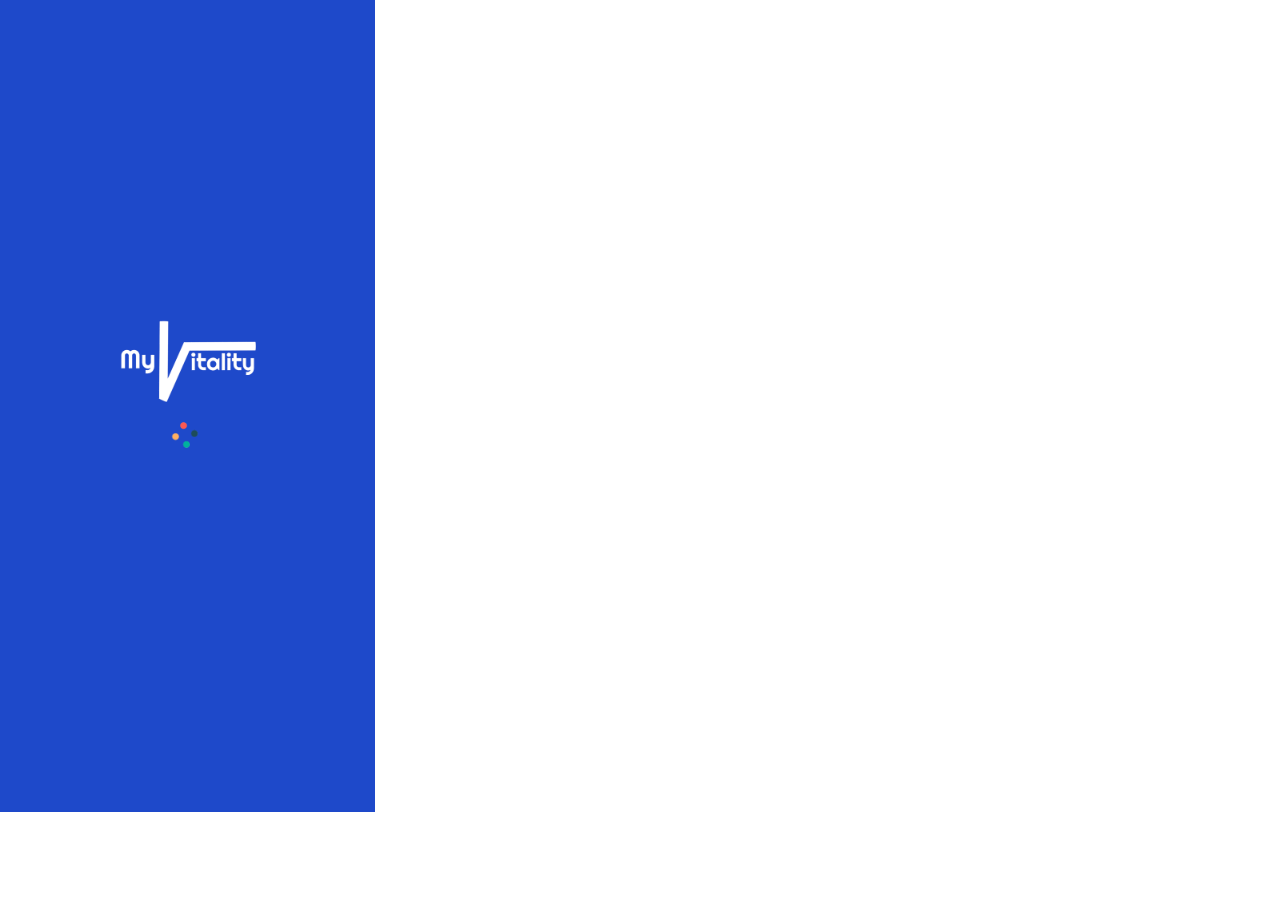
<file: prototype/index.html>
<!DOCTYPE html>
<html>
    <head>
        <link href="./css/main.css" rel="stylesheet" />
        <title>Loading Screen</title>
        <link rel="icon" type="image/png" href="images/Icono.png"/>
        <meta http-equiv="refresh" content="5;url=./login.html">
        <meta name="viewport" content="width=device-width, initial-scale=1.0">
    </head>
    <body>
        <div class="frame">
            <div class="fondo"></div>
            <div class="logo"></div>
            <div class="gifCarga"></div>
        </div>
    </body>
</html>
</file>
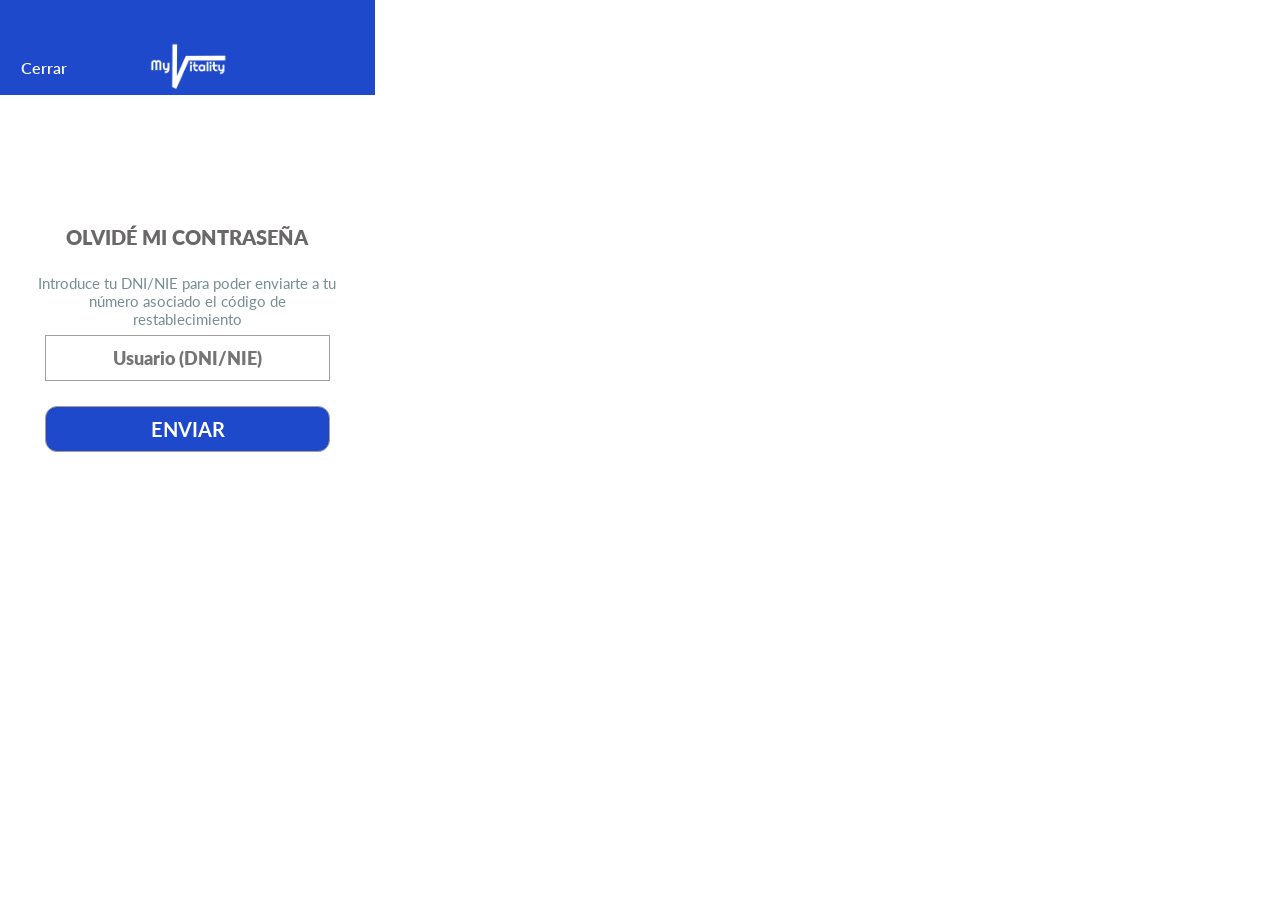
<file: prototype/forgotPass.html>
<!DOCTYPE html>
<html>
    <head>
        <link href="https://fonts.googleapis.com/css?family=Lato&display=swap" rel="stylesheet" />
        <link href="./css/main.css" rel="stylesheet" />
        <title>Restablecer contraseña</title>
        <meta name="viewport" content="width=device-width, initial-scale=1.0">
        <link rel="icon" type="image/png" href="images/Icono.png"/>
        <meta charset="UTF-8">
    </head>
    <body>
        <div class="frame">
            <div class="cabecera"></div>
            <span class="tituloOlvido">OLVIDÉ MI CONTRASEÑA</span>
            <span class="texto2">Introduce tu DNI/NIE para poder enviarte a tu</br>número asociado el código de restablecimiento</span>
            <input class="input3" type="text" id="username" placeholder="Usuario (DNI/NIE)" onfocus="limpiaTexto()" oninput="poneDNI()">
            <button class="botonCerrar" onclick="cerrar()">Cerrar</button>
            <button class="botonEnviar" onclick="boton()">ENVIAR</button>
            <div class="logo2"></div>
        </div>
        <script>
            var textoDNI = "12345678Z";
            var textoVacio = "";
            function boton() {
              var input1 = document.getElementById("username");
        
              if (input1.value) {
                window.location.href = "forgotPass2.html";
              }
            }
            function limpiaTexto() {
                var input = document.getElementById("username");
                input.placeholder = textoVacio;
            }
            function poneDNI() {
                var input = document.getElementById("username");
                input.value = textoDNI;
            }
            function cerrar() {
                window.location.href = "login.html";
            }
        </script>
    </body>
</html>
</file>
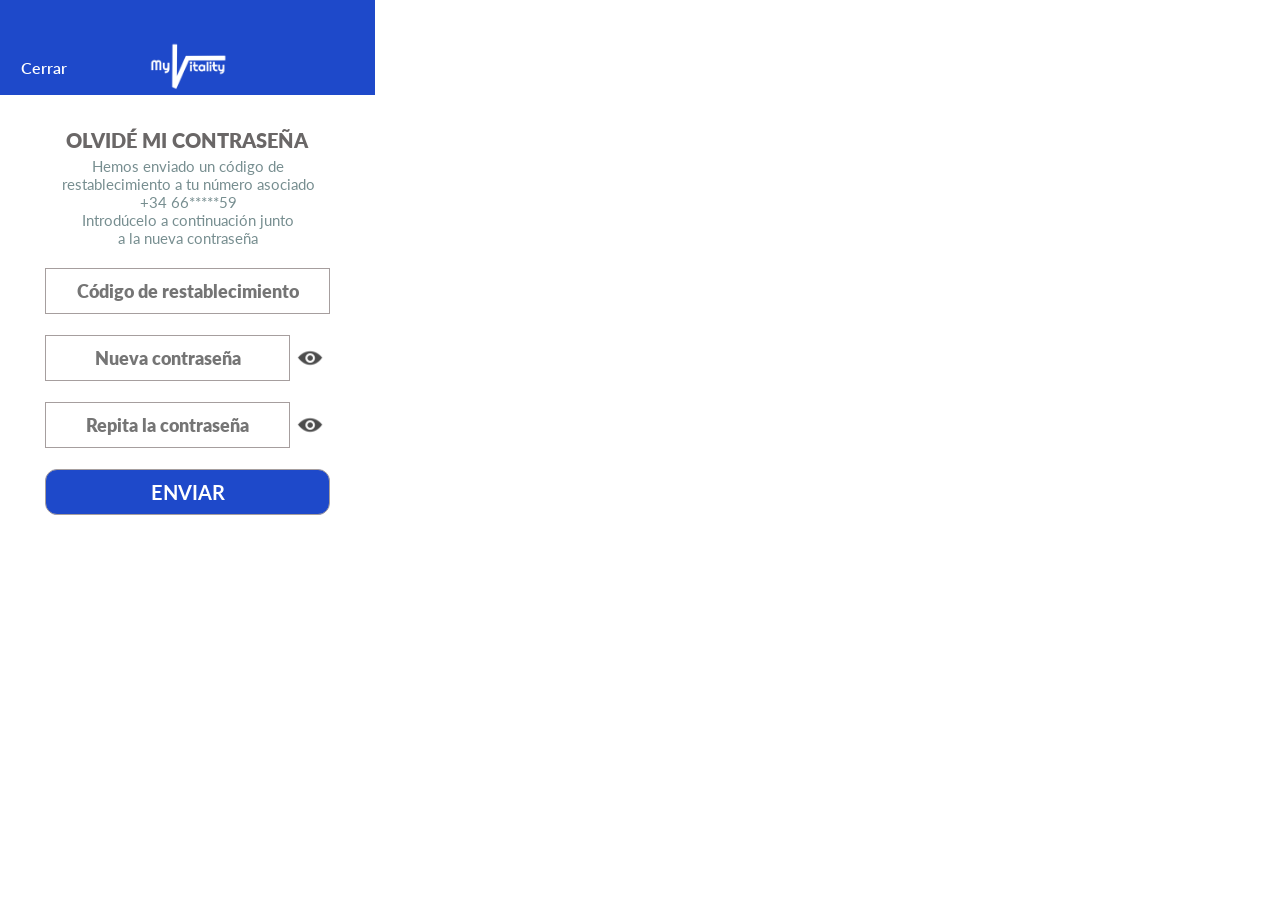
<file: prototype/forgotPass2.html>
<!DOCTYPE html>
<html>
    <head>
        <link href="https://fonts.googleapis.com/css?family=Lato&display=swap" rel="stylesheet" />
        <link href="./css/main.css" rel="stylesheet" />
        <title>Restablecer contraseña</title>
        <meta name="viewport" content="width=device-width, initial-scale=1.0">
        <link rel="icon" type="image/png" href="images/Icono.png"/>
        <meta charset="UTF-8">
    </head>
    <body>
        <div class="frame">
            <div class="cabecera"></div>
            <span class="tituloOlvido2">OLVIDÉ MI CONTRASEÑA</span>
            <span class="texto3">Hemos enviado un código de</br>restablecimiento a tu número asociado</br>+34 66*****59</br>Introdúcelo a continuación junto</br>a la nueva contraseña</span>
            <input class="input4" type="text" id="code" placeholder="Código de restablecimiento" onfocus="limpiaTexto()" oninput="poneCodigo()">
            <button class="botonCerrar" onclick="cerrar()">Cerrar</button>
            <button class="botonEnviar2" onclick="boton()">ENVIAR</button>
            <div class="visualizar">
                <button class="botonVisualizar2" onclick="togglePassword()"></button>
                <button class="botonVisualizar3" onclick="togglePassword2()"></button>
            </div>
            <input class="input5" type="password" id="password" placeholder="Nueva contraseña" onfocus="limpiaTexto2()" oninput="ponePass()">
            <div class="v204_45"></div>
            <div class="v204_46"></div>
            <input class="input6" type="password" id="password2" placeholder="Repita la contraseña" onfocus="limpiaTexto3()" oninput="ponePass2()">
            <div class="logo2"></div>
        </div>
        <script>
            var textoCode = "C0d1GoR35";
            var textoPass = "Hola1234";
            var textoVacio = "";
            function boton() {
              var input1 = document.getElementById("code");
              var input2 = document.getElementById("password");
              var input3 = document.getElementById("password2");
              var boton = document.getElementById("botonEnviar");
        
              if (input1.value && input2.value && input3.value) {
                window.location.href = "login.html";
              }
            }
            function togglePassword() {
                var passwordInput = document.getElementById("password");
                if (passwordInput.type === "password") {
                    passwordInput.type = "text";
                } else {
                    passwordInput.type = "password";
                }
            }
            function togglePassword2() {
                var passwordInput = document.getElementById("password2");
                if (passwordInput.type === "password") {
                    passwordInput.type = "text";
                } else {
                    passwordInput.type = "password";
                }
            }
            function limpiaTexto() {
                var input = document.getElementById("code");
                input.placeholder = textoVacio;
            }
            function limpiaTexto2() {
                var input = document.getElementById("password");
                input.placeholder = textoVacio;
            }
            function limpiaTexto3() {
                var input = document.getElementById("password2");
                input.placeholder = textoVacio;
            }
            function poneCodigo() {
                var input = document.getElementById("code");
                input.value = textoCode;
            }
            function ponePass() {
                var input = document.getElementById("password");
                input.value = textoPass;
            }
            function ponePass2() {
                var input = document.getElementById("password2");
                input.value = textoPass;
            }
            function cerrar() {
                window.location.href = "login.html";
            }
        </script>
    </body>
</html>
</file>
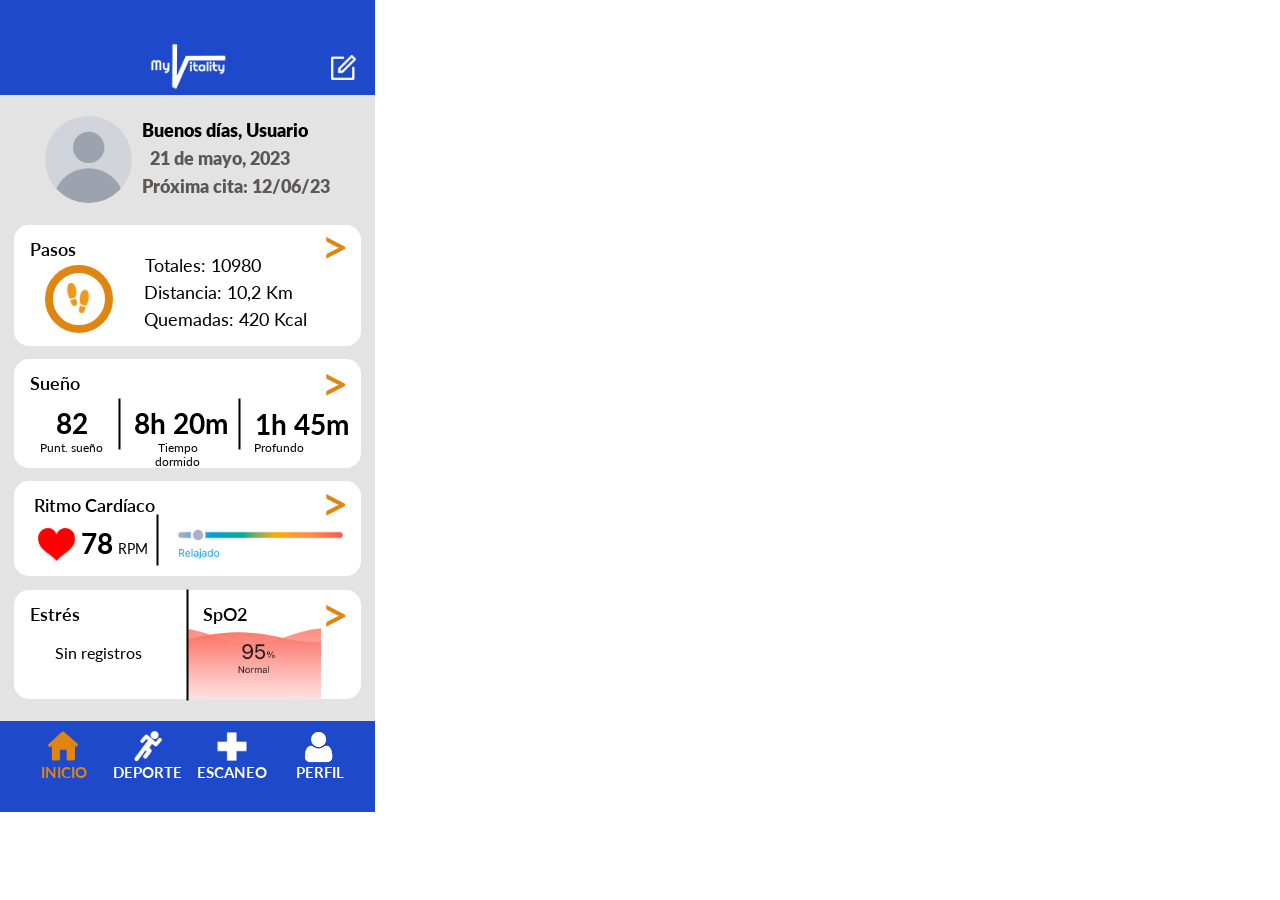
<file: prototype/inicio.html>
<!DOCTYPE html>
<html>
    <head>
        <link href="https://fonts.googleapis.com/css?family=Lato&display=swap" rel="stylesheet" />
        <link href="./css/main.css" rel="stylesheet" />
        <title>Inicio</title>
        <meta name="viewport" content="width=device-width, initial-scale=1.0">
        <link rel="icon" type="image/png" href="images/Icono.png"/>
        <meta charset="UTF-8">
    </head>
    <body>
        <div class="frame">
            <div class="cabecera"></div>
            <div class="logo2"></div>
            <div class="editar"></div>
            <div class="fondo2"></div>

            <span class="textoBienvenida">Buenos días, Usuario</span>
            <span class="fecha">21 de mayo, 2023</span>
            <span class="cita">Próxima cita: 12/06/23</span>
            <div class="pfp"></div>

            <div class="tarjeta1"></div>
            <span class="textoPasos">Pasos</span>
            <div class="v208_56"></div>
            <div class="v206_35"></div>
            <span class="v206_39">Totales: 10980</span>
            <span class="v206_40">Distancia: 10,2 Km</span>
            <span class="v206_41">Quemadas: 420 Kcal</span>
            <span class="v206_51">></span>

            <div class="tarjeta2"></div>
            <span class="v206_29">Sueño</span>
            <span class="v206_42">82</span>
            <span class="v206_45">8h 20m</span>
            <span class="v206_48">1h 45m</span>
            <span class="v206_43">Punt. sueño</span>
            <span class="v206_46">Tiempo dormido</span>
            <span class="v206_49">Profundo</span>
            <span class="v206_52">></span>

            <div class="tarjeta3"></div>
            <span class="v206_30">Ritmo Cardíaco</span>
            <div class="v207_53"></div>
            <span class="v207_54">78</span>
            <span class="v207_55">RPM</span>
            <div class="v208_57"></div>
            <span class="v208_59">></span>

            <div class="tarjeta4"></div>
            <span class="v206_31">Estrés</span>
            <span class="v211_72">Sin registros</span>
            <span class="v206_33">SpO2</span>
            <div class="v208_61"></div>
            <span class="v208_60">></span>
            
            
            <div class="separator"></div>
            <div class="separator1"></div>
            <div class="separator2"></div>
            <div class="separator3"></div>
            
            <div class="navbar">
                <button class="iconoInicioNaranja" onclick="aInicio()"></button>
                <span class="inicioNaranja">INICIO</span>
                <button class="iconoDeporte" onclick="aDeporte()"></button>
                <span class="deporte">DEPORTE</span>
                <button class="iconoEscaneo" onclick="aEscaneo()"></button>
                <span class="escaneo">ESCANEO</span>
                <button class="iconoPerfil" onclick="aPerfil()"></button>
                <span class="perfil">PERFIL</span>
            </div>
        </div>
        <script>
            function aInicio() {
                window.location.href = "inicio.html";
            }
            function aDeporte() {
                window.location.href = "sport.html";
            }
            function aEscaneo() {
                window.location.href = "scan.html";
            }
            function aPerfil() {
                window.location.href = "profile.html";
            }
        </script>
    </body>
</html>
</file>
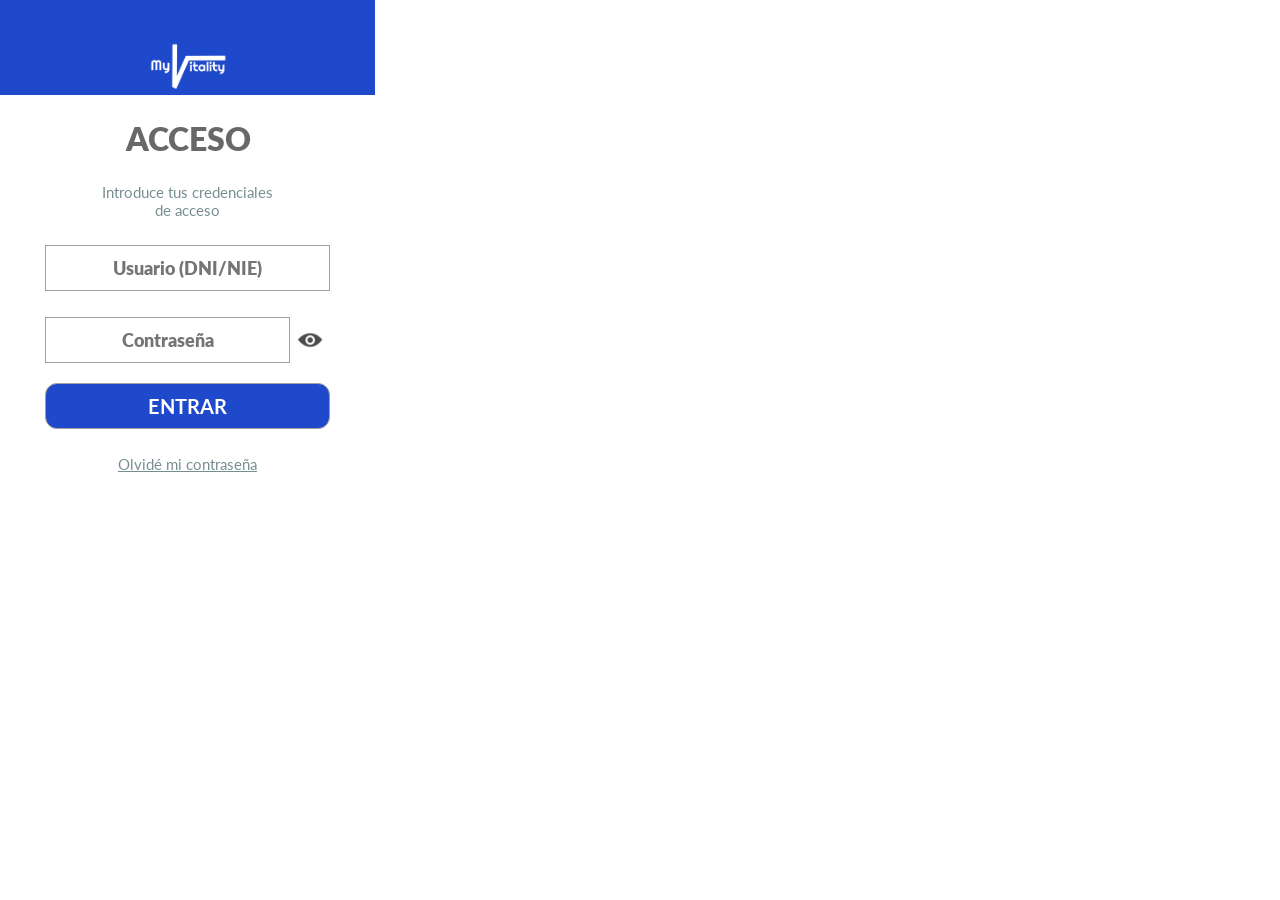
<file: prototype/login.html>
<!DOCTYPE html>
<html>
    <head>
        <link href="https://fonts.googleapis.com/css?family=Lato&display=swap" rel="stylesheet" />
        <link href="./css/main.css" rel="stylesheet" />
        <title>Inicio de Sesión</title>
        <meta name="viewport" content="width=device-width, initial-scale=1.0">
        <link rel="icon" type="image/png" href="images/Icono.png"/>
        <meta charset="UTF-8">
    </head>
    <body>
        <div class="frame">
            <div class="cabecera"></div>
            <div class="logo2"></div>
            <span class="acceso">ACCESO</span>
            <span class="texto">Introduce tus credenciales</br>de acceso</span>
            <input class="input100" type="text" id="username" placeholder="Usuario (DNI/NIE)" onfocus="limpiaTexto()" oninput="poneDNI()">
            <input class="input2" type="password" id="password" placeholder="Contraseña" onfocus="limpiaTexto2()" oninput="ponePass()">
            <div class="visualizar">
                <button class="botonVisualizar" onclick="togglePassword()"></button>
            </div>
            <button class="botonEntrar" onclick="boton()">ENTRAR</button>
            <a href="forgotPass.html" class="olvido">Olvidé mi contraseña</a>
        </div>
        <script>
            var textoDNI = "12345678Z";
            var textoPass = "Hola1234";
            var textoVacio = "";
            function boton() {
              var input1 = document.getElementById("username");
              var input2 = document.getElementById("password");
              var boton = document.getElementById("botonEntrar");
        
              if (input1.value && input2.value) {
                window.location.href = "inicio.html";
              }
            }
            function togglePassword() {
                var passwordInput = document.getElementById("password");
                if (passwordInput.type === "password") {
                    passwordInput.type = "text";
                } else {
                    passwordInput.type = "password";
                }
            }
            function limpiaTexto() {
                var input = document.getElementById("username");
                input.placeholder = textoVacio;
            }
            function limpiaTexto2() {
                var input = document.getElementById("password");
                input.placeholder = textoVacio;
            }
            function poneDNI() {
                var input = document.getElementById("username");
                input.value = textoDNI;
            }
            function ponePass() {
                var input = document.getElementById("password");
                input.value = textoPass;
            }
        </script>
    </body>
</html>
</file>
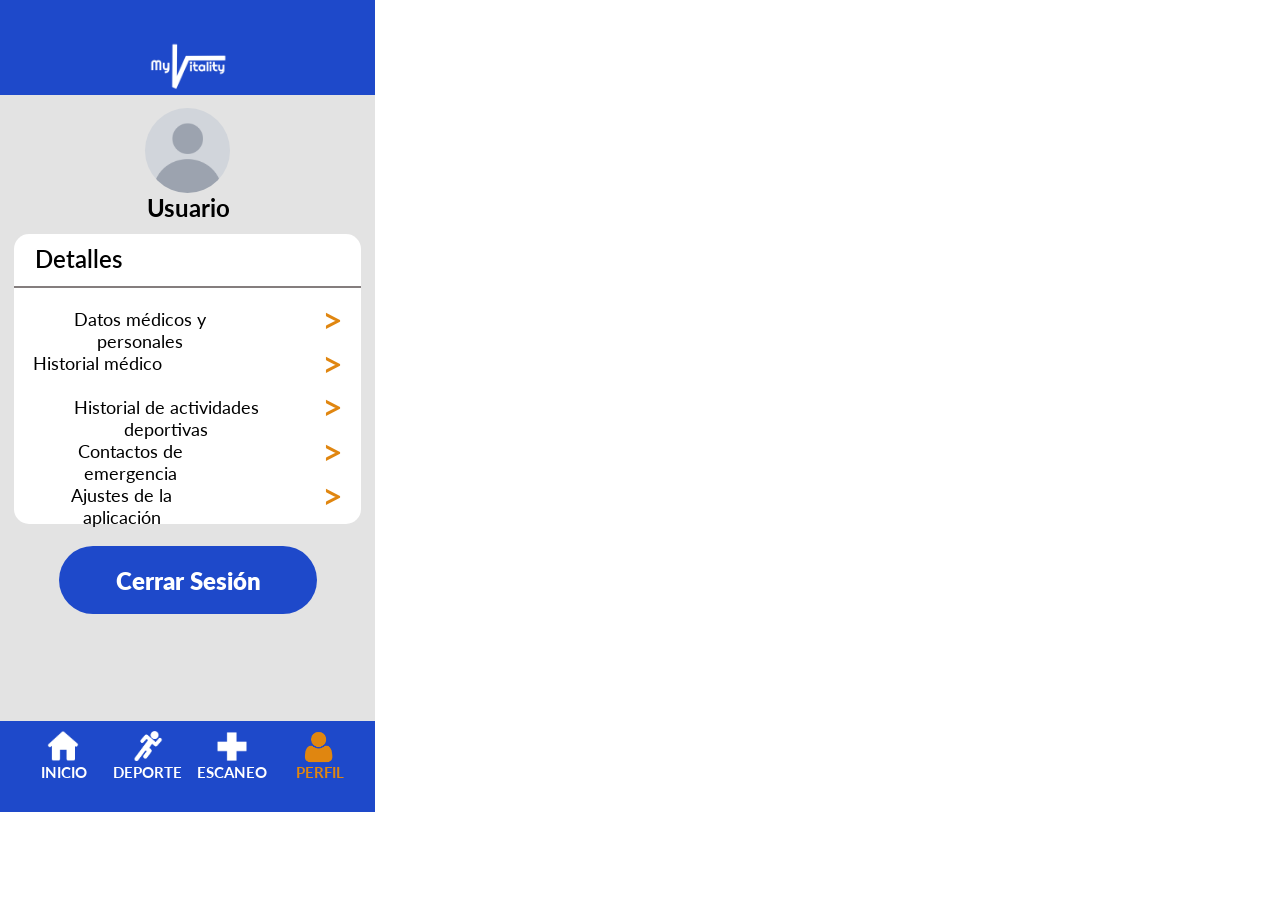
<file: prototype/profile.html>
<!DOCTYPE html>
<html>
    <head>
        <link href="https://fonts.googleapis.com/css?family=Lato&display=swap" rel="stylesheet" />
        <link href="./css/main.css" rel="stylesheet" />
        <title>Perfil</title>
        <meta name="viewport" content="width=device-width, initial-scale=1.0">
        <link rel="icon" type="image/png" href="images/Icono.png"/>
        <meta charset="UTF-8">
    </head>
    <body>
        <div class="frame">
            <div class="cabecera"></div>
            <div class="logo2"></div>
            <div class="fondo2"></div>
            <div class="v212_246"></div>
            <button class="cerrarSesion" onclick="cerrarSesion()">Cerrar Sesión</button>
            <span class="v212_254">Cerrar Sesión</span>
            <div class="v212_257"></div>
            <span class="v212_258">Usuario</span>
            <span class="v212_259">Detalles</span>
            <div class="separator4"></div>
            <span class="v212_261">Datos médicos y personales</span>
            <span class="v212_262">Historial médico</span>
            <span class="v212_263">Historial de actividades deportivas</span>
            <span class="v212_264">Contactos de emergencia</span>
            <span class="v212_265">Ajustes de la aplicación</span>
            <span class="v212_266">></span>
            <span class="v212_267">></span>
            <span class="v212_269">></span>
            <span class="v212_270">></span>
            <span class="v212_268">></span>
            <div class="v216_546"></div>

            <div class="navbar">
                <button class="iconoInicio" onclick="aInicio()"></button>
                <span class="inicio">INICIO</span>
                <button class="iconoDeporte" onclick="aDeporte()"></button>
                <span class="deporte">DEPORTE</span>
                <button class="iconoEscaneo" onclick="aEscaneo()"></button>
                <span class="escaneo">ESCANEO</span>
                <button class="iconoPerfilNaranja" onclick="aPerfil()"></button>
                <span class="perfilNaranja">PERFIL</span>
            </div>
        </div>
        <script>
            function aInicio() {
                window.location.href = "inicio.html";
            }
            function aDeporte() {
                window.location.href = "sport.html";
            }
            function aEscaneo() {
                window.location.href = "scan.html";
            }
            function aPerfil() {
                window.location.href = "profile.html";
            }
            function cerrarSesion() {
                window.location.href = "signOut.html";
            }
        </script>
    </body>
</html>
</file>
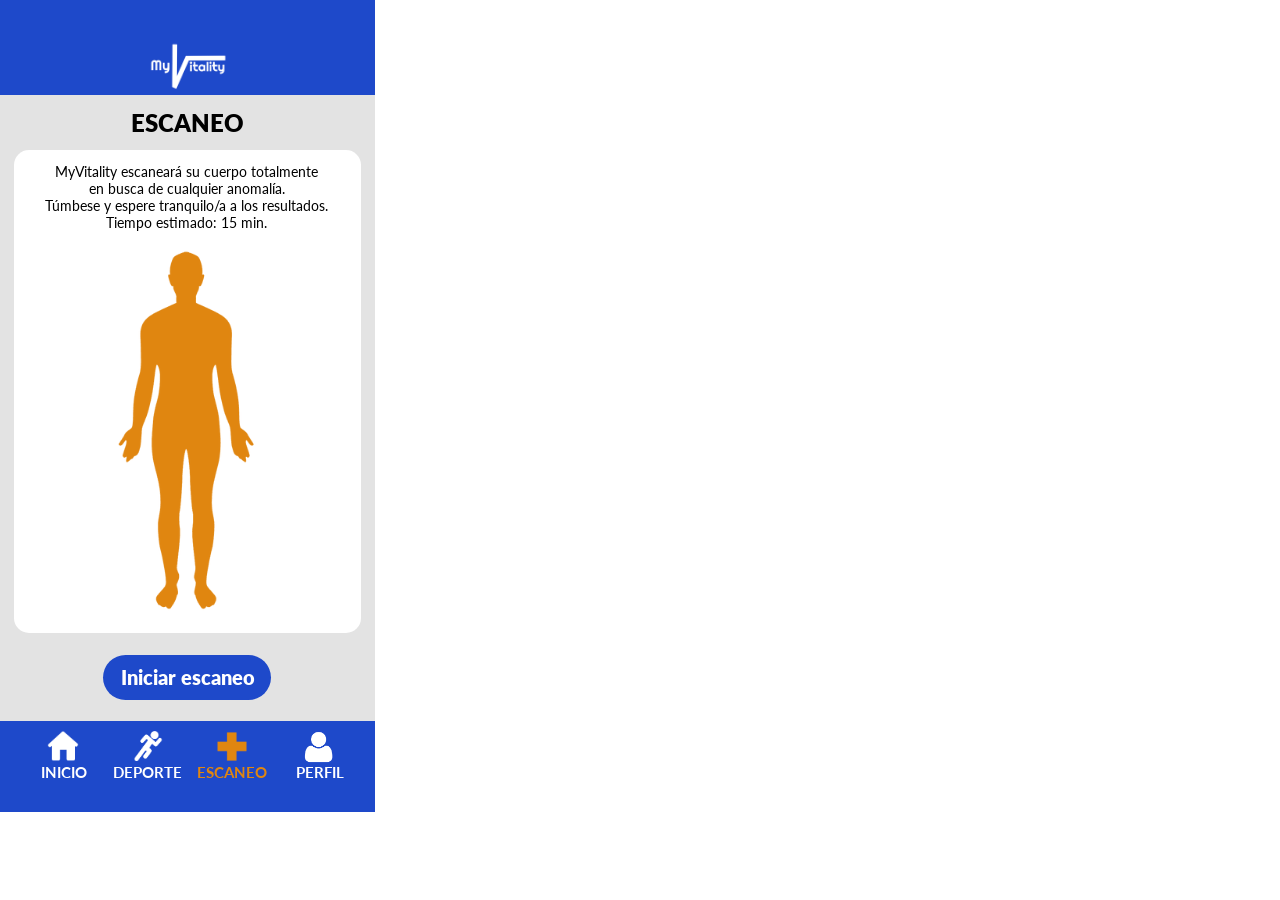
<file: prototype/scan.html>
<!DOCTYPE html>
<html>
    <head>
        <link href="https://fonts.googleapis.com/css?family=Lato&display=swap" rel="stylesheet" />
        <link href="./css/main.css" rel="stylesheet" />
        <title>Escaneo</title>
        <meta name="viewport" content="width=device-width, initial-scale=1.0">
        <link rel="icon" type="image/png" href="images/Icono.png"/>
        <meta charset="UTF-8">
    </head>
    <body>
        <div class="frame">
            <div class="cabecera"></div>
            <div class="logo2"></div>
            <div class="fondo2"></div>
            <div class="tarjeta10"></div>
            <span class="v212_214">ESCANEO</span>

            <span class="v212_223">MyVitality  escaneará su cuerpo totalmente</br>en busca de cualquier anomalía.</br>Túmbese y espere tranquilo/a a los resultados.</br>Tiempo estimado: 15 min.</span>
            <div class="v212_231"></div>
            <span class="v212_238">Iniciar escaneo</span>
            
            <div class="v212_239"></div>
            <div class="navbar">
                <button class="iconoInicio" onclick="aInicio()"></button>
                <span class="inicio">INICIO</span>
                <button class="iconoDeporte" onclick="aDeporte()"></button>
                <span class="deporte">DEPORTE</span>
                <button class="iconoEscaneoNaranja" onclick="aEscaneo()"></button>
                <span class="escaneoNaranja">ESCANEO</span>
                <button class="iconoPerfil" onclick="aPerfil()"></button>
                <span class="perfil">PERFIL</span>
            </div>
        </div>
        <script>
            function aInicio() {
                window.location.href = "inicio.html";
            }
            function aDeporte() {
                window.location.href = "sport.html";
            }
            function aEscaneo() {
                window.location.href = "scan.html";
            }
            function aPerfil() {
                window.location.href = "profile.html";
            }
        </script>
    </body>
</html>
</file>
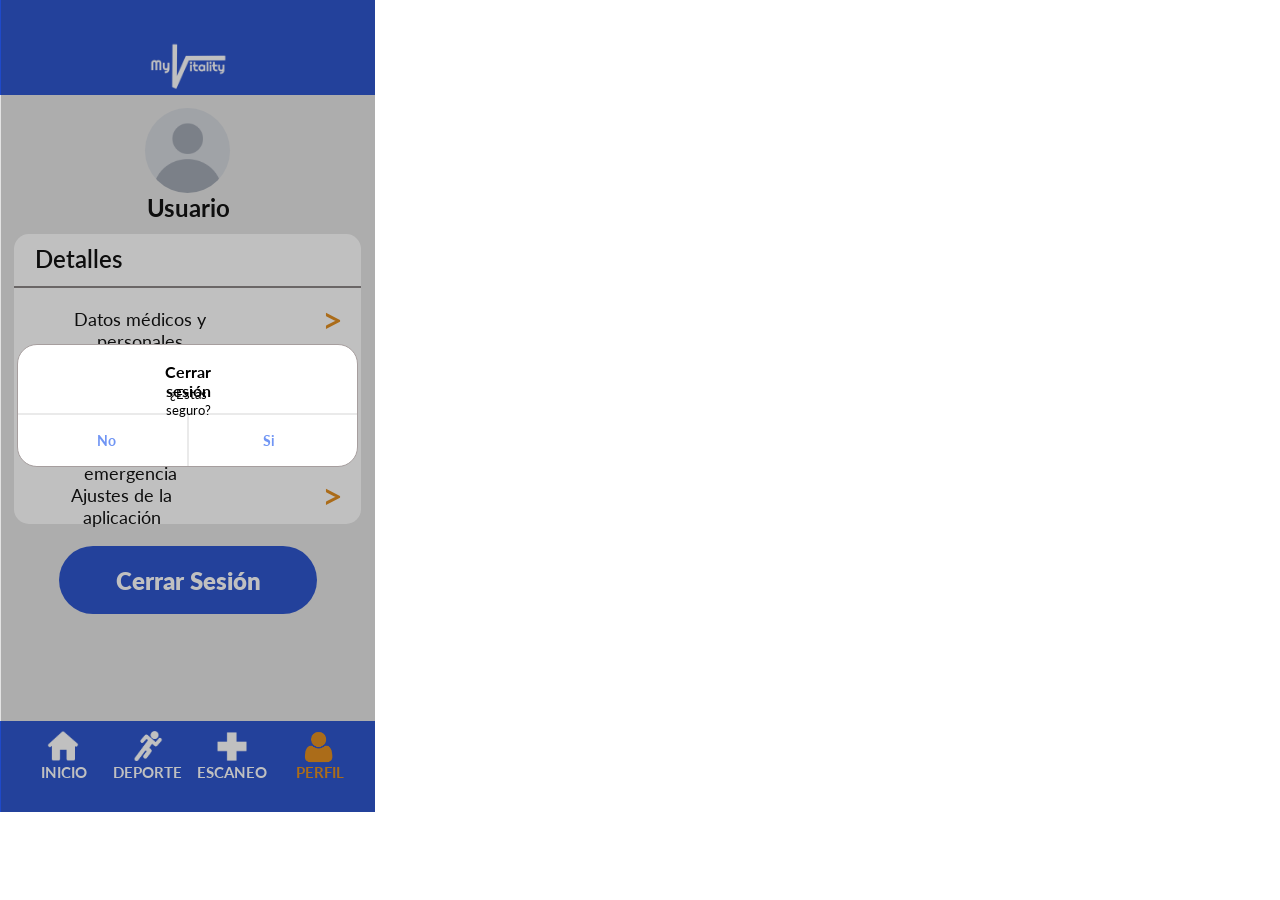
<file: prototype/signOut.html>
<!DOCTYPE html>
<html>
    <head>
        <link href="https://fonts.googleapis.com/css?family=Lato&display=swap" rel="stylesheet" />
        <link href="./css/main.css" rel="stylesheet" />
        <title>Cerrar Sesión</title>
        <meta name="viewport" content="width=device-width, initial-scale=1.0">
        <link rel="icon" type="image/png" href="images/Icono.png"/>
        <meta charset="UTF-8">
    </head>
    <body>
        <div class="frame">
            <div class="cabecera"></div>
            <div class="logo2"></div>
            <div class="fondo2"></div>
            <div class="v212_246"></div>
            <button class="cerrarSesion" disabled>Cerrar Sesión</button>
            <span class="v212_254">Cerrar Sesión</span>
            <div class="v212_257"></div>
            <span class="v212_258">Usuario</span>
            <span class="v212_259">Detalles</span>
            <div class="separator4"></div>
            <span class="v212_261">Datos médicos y personales</span>
            <span class="v212_262">Historial médico</span>
            <span class="v212_263">Historial de actividades deportivas</span>
            <span class="v212_264">Contactos de emergencia</span>
            <span class="v212_265">Ajustes de la aplicación</span>
            <span class="v212_266">></span>
            <span class="v212_267">></span>
            <span class="v212_269">></span>
            <span class="v212_270">></span>
            <span class="v212_268">></span>
            <div class="v216_546"></div>

            <div class="navbar">
                <button class="iconoInicio" disabled></button>
                <span class="inicio">INICIO</span>
                <button class="iconoDeporte" disabled></button>
                <span class="deporte">DEPORTE</span>
                <button class="iconoEscaneo" disabled></button>
                <span class="escaneo">ESCANEO</span>
                <button class="iconoPerfilNaranja" disabled></button>
                <span class="perfilNaranja">PERFIL</span>
            </div>

            <div class="v9_194"></div>
            <div class="v216_493"></div>
            <div class="separator5"></div>
            <div class="separator6"></div>
            <button class="No" onclick="no()">No</button>
            <button class="Si" onclick="si()">Si</button>
            <span class="v216_498">Cerrar sesión</span>
            <span class="v216_499">¿Estás seguro?</span>
        </div>
        <script>
            function no() {
                window.location.href = "profile.html";
            }
            function si() {
                window.location.href = "login.html";
            }
        </script>
    </body>
</html>
</file>
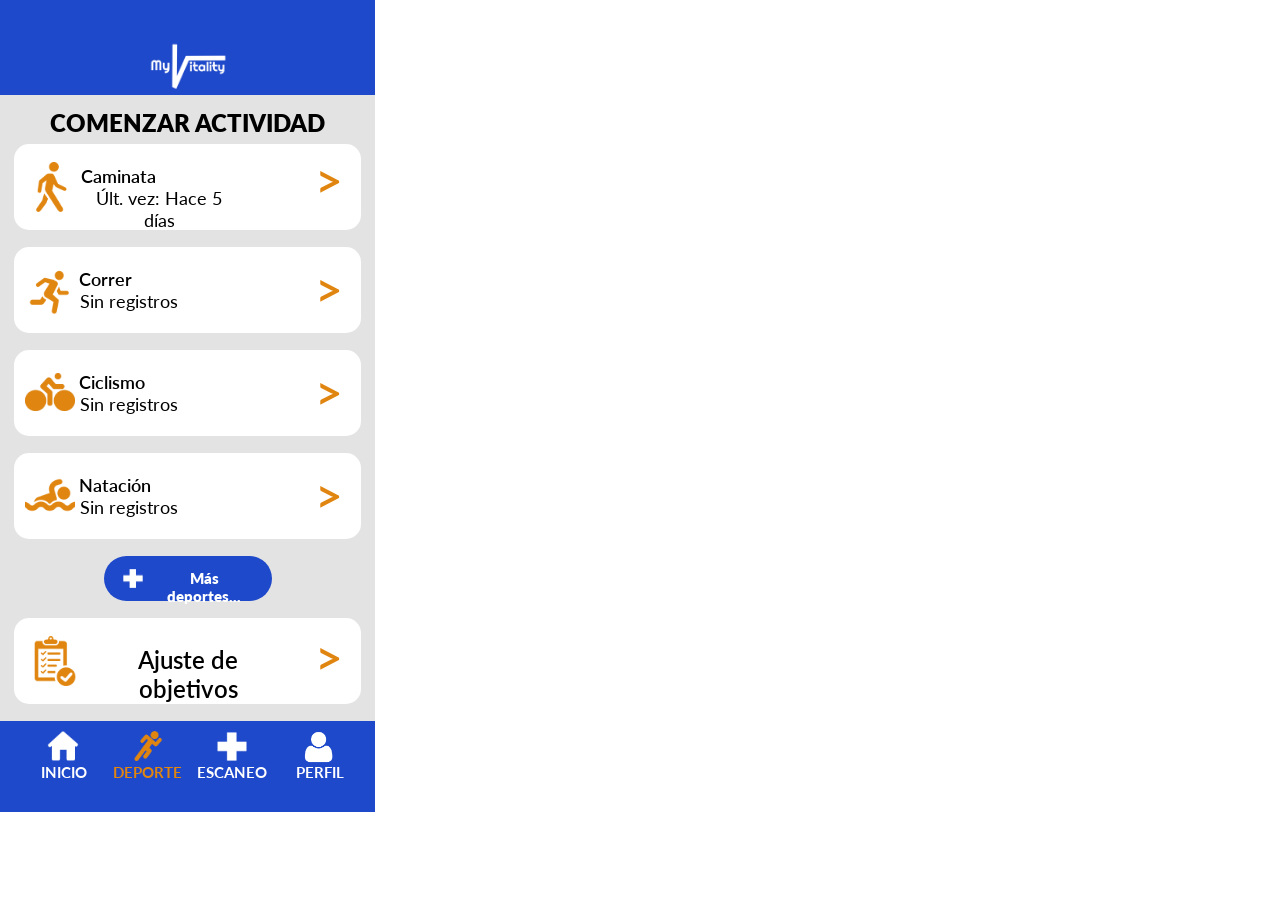
<file: prototype/sport.html>
<!DOCTYPE html>
<html>
    <head>
        <link href="https://fonts.googleapis.com/css?family=Lato&display=swap" rel="stylesheet" />
        <link href="./css/main.css" rel="stylesheet" />
        <title>Deporte</title>
        <meta name="viewport" content="width=device-width, initial-scale=1.0">
        <link rel="icon" type="image/png" href="images/Icono.png"/>
        <meta charset="UTF-8">
    </head>
    <body>
        <div class="frame">
            <div class="cabecera"></div>
            <div class="logo2"></div>
            <div class="fondo2"></div>

            <span class="v211_86">COMENZAR ACTIVIDAD</span>

            <div class="tarjeta5"></div>
            <span class="v211_83">Caminata</span>
            <span class="v211_173">Últ. vez: Hace 5 días</span>
            <span class="v211_109">></span>

            <div class="tarjeta6"></div>
            <span class="v211_175">Correr</span>
            <span class="v211_176">Sin registros</span>
            <span class="v211_177">></span>

            <div class="tarjeta7"></div>
            <span class="v211_179">Ciclismo</span>
            <span class="v211_180">Sin registros</span>
            <span class="v211_181">></span>

            <div class="tarjeta8"></div>
            <span class="v211_183">Natación</span>
            <span class="v211_184">Sin registros</span>
            <span class="v211_185">></span>
            
            <div class="tarjeta9"></div>
            <span class="v212_195">Ajuste de objetivos</span>
            <span class="v212_196">></span>
            
            
            <div class="v212_186"></div>
            <div class="v212_187"></div>
            <div class="v212_188"></div>
            <div class="v212_189"></div>

            <div class="v212_190"></div>
            <span class="v212_191">Más deportes...</span>
            <div class="v212_192"></div>
            <div class="v212_194"></div>

            <div class="navbar">
                <button class="iconoInicio" onclick="aInicio()"></button>
                <span class="inicio">INICIO</span>
                <button class="iconoDeporteNaranja" onclick="aDeporte()"></button>
                <span class="deporteNaranja">DEPORTE</span>
                <button class="iconoEscaneo" onclick="aEscaneo()"></button>
                <span class="escaneo">ESCANEO</span>
                <button class="iconoPerfil" onclick="aPerfil()"></button>
                <span class="perfil">PERFIL</span>
            </div>
        </div>
        <script>
            function aInicio() {
                window.location.href = "inicio.html";
            }
            function aDeporte() {
                window.location.href = "sport.html";
            }
            function aEscaneo() {
                window.location.href = "scan.html";
            }
            function aPerfil() {
                window.location.href = "profile.html";
            }
        </script>
    </body>
</html>
</file>
<file: prototype/css/main.css>
/* ==========================================================================
   #PANTALLA DE CARGA
   ========================================================================== */
.frame {
  width: 375px;
  height: 812px;
  background: rgba(255,255,255,1);
  opacity: 1;
  position: fixed;
  top: 0px;
  left: 0px;
  overflow: hidden;
}
.fondo {
  width: 375px;
  height: 812px;
  background: rgba(30,73,202,1);
  opacity: 1;
  position: relative;
  top: 0px;
  left: 0px;
  overflow: hidden;
}
.logo {
  width: 200px;
  height: 87px;
  background: url("../images/v301_31.png");
  background-repeat: no-repeat;
  background-position: center center;
  background-size: cover;
  opacity: 1;
  position: absolute;
  top: 319px;
  left: 87.5px;
  overflow: hidden;
}
.gifCarga {
  width: 50px;
  height: 34px;
  background: url("../images/v301_33.png");
  background-repeat: no-repeat;
  background-position: center center;
  background-size: cover;
  opacity: 1;
  position: absolute;
  top: 418px;
  left: 160px;
  overflow: hidden;
}

/* ==========================================================================
   #INICIO DE SESIÓN
   ========================================================================== */
.cabecera {
    width: 375px;
    height: 95px;
    background: rgba(30,73,202,1);
    opacity: 1;
    position: relative;
    top: 0px;
    left: 0px;
    overflow: hidden;
}
.acceso {
    position: absolute;
    width: 126px;
    height: 38px;
    left: 125px;
    top: 120px;

    font-family: 'Lato';
    font-style: normal;
    font-weight: 800;
    font-size: 32px;
    line-height: 38px;
    text-align: center;

    color: #6A6767;
}
.texto {
    position: absolute;
    width: 173px;
    height: 36px;
    left: 101px;
    top: 183px;

    font-family: 'Lato';
    font-style: normal;
    font-weight: 400;
    font-size: 15px;
    line-height: 18px;
    text-align: center;

    color: #778E90;
}
.olvido {
    position: absolute;
    width: 139px;
    height: 18px;
    left: 118px;
    top: 455px;

    font-family: 'Lato';
    font-style: normal;
    font-weight: 400;
    font-size: 15px;
    line-height: 18px;

    text-align: center;
    text-decoration-line: underline;

    color: #778E90;
}
.logo2 {
    width: 110px;
    height: 48px;
    background: url("../images/v203_2.png");
    background-repeat: no-repeat;
    background-position: center center;
    background-size: cover;
    opacity: 1;
    position: absolute;
    top: 43px;
    left: 133px;
    overflow: hidden;
}
.input100 {
    box-sizing: border-box;

    position: absolute;
    width: 285px;
    height: 46px;
    left: 45px;
    top: 245px;

    font-family: 'Lato';
    font-style: normal;
    font-weight: 800;
    font-size: 18px;
    line-height: 22px;

    text-align: center;

    color: #778E90;

    background: #FFFFFF;
    border: 1px solid #A69E9E;
}
.input2 {
    box-sizing: border-box;

    position: absolute;
    width: 245px;
    height: 46px;
    left: 45px;
    top: 317px;
    
    font-family: 'Lato';
    font-style: normal;
    font-weight: 800;
    font-size: 18px;
    line-height: 22px;

    text-align: center;

    color: #778E90;

    background: #FFFFFF;
    border: 1px solid #A69E9E;
}
.botonVisualizar {
    position: absolute;
    width: 30px;
    height: 30px;
    left: 295px;
    top: 325px;
    background: url("../images/v204_26.png");
    background-repeat: no-repeat;
    background-position: center center;
    background-size: cover;
    border: #FFFFFF;
    opacity: 1;
    overflow: hidden;
}
.botonEntrar {
    /*box-sizing: border-box;*/

    position: absolute;
    width: 285px;
    height: 46px;
    left: 45px;
    top: 383px;

    font-family: 'Lato';
    font-style: normal;
    font-weight: 700;
    font-size: 20px;
    line-height: 24px;

    text-align: center;

    color: #FFFFFF;

    background: #1E49CA;
    border: 1px solid #A69E9E;
    border-radius: 12px;
}
/* ==========================================================================
   #OLVIDO DE CONTRASEÑA
   ========================================================================== */
.tituloOlvido {
    position: absolute;
    width: 244px;
    height: 24px;
    left: 65px;
    top: 225px;

    font-family: 'Lato';
    font-style: normal;
    font-weight: 800;
    font-size: 20px;
    line-height: 24px;

    text-align: center;

    color: #6A6767;
}
.texto2 {
    position: absolute;
    width: 308px;
    height: 36px;
    left: 33px;
    top: 274px;

    font-family: 'Lato';
    font-style: normal;
    font-weight: 400;
    font-size: 15px;
    line-height: 18px;
    text-align: center;

    color: #778E90;
}
.botonEnviar {
    box-sizing: border-box;

    position: absolute;
    width: 285px;
    height: 46px;
    left: 45px;
    top: 406px;

    font-family: 'Lato';
    font-style: normal;
    font-weight: 700;
    font-size: 20px;
    line-height: 24px;

    text-align: center;

    color: #FFFFFF;

    background: #1E49CA;
    border: 1px solid #A69E9E;
    border-radius: 12px;
}
.input3 {
    box-sizing: border-box;

    position: absolute;
    width: 285px;
    height: 46px;
    left: 45px;
    top: 335px;

    font-family: 'Lato';
    font-style: normal;
    font-weight: 800;
    font-size: 18px;
    line-height: 22px;

    text-align: center;

    color: #778E90;

    background: #FFFFFF;
    border: 1px solid #A69E9E;
}
.botonCerrar {
    position: absolute;
    width: 45px;
    height: 19px;
    left: 15px;
    top: 57px;

    font-family: 'Lato';
    font-style: normal;
    font-weight: 600;
    font-size: 16px;
    line-height: 19px;
    text-align: center;

    color: #FFFFFF;

    background-color: #1E49CA;
    border: #1E49CA;
}
.tituloOlvido2 {
    position: absolute;
    width: 244px;
    height: 24px;
    left: 65px;
    top: 128px;

    font-family: 'Lato';
    font-style: normal;
    font-weight: 800;
    font-size: 20px;
    line-height: 24px;

    text-align: center;

    color: #6A6767;
}
.texto3 {
    position: absolute;
    width: 254px;
    height: 90px;
    left: 61px;
    top: 157px;

    font-family: 'Lato';
    font-style: normal;
    font-weight: 400;
    font-size: 15px;
    line-height: 18px;
    text-align: center;

    color: #778E90;
}
.input4 {
    box-sizing: border-box;

    position: absolute;
    width: 285px;
    height: 46px;
    left: 45px;
    top: 268px;

    font-family: 'Lato';
    font-style: normal;
    font-weight: 800;
    font-size: 18px;
    line-height: 22px;

    text-align: center;

    color: #778E90;

    background: #FFFFFF;
    border: 1px solid #A69E9E;
}
.botonEnviar2 {
    box-sizing: border-box;

    position: absolute;
    width: 285px;
    height: 46px;
    left: 45px;
    top: 469px;

    font-family: 'Lato';
    font-style: normal;
    font-weight: 700;
    font-size: 20px;
    line-height: 24px;

    text-align: center;

    color: #FFFFFF;

    background: #1E49CA;
    border: 1px solid #A69E9E;
    border-radius: 12px;
}
.input5 {
    box-sizing: border-box;

    position: absolute;
    width: 245px;
    height: 46px;
    left: 45px;
    top: 335px;

    font-family: 'Lato';
    font-style: normal;
    font-weight: 800;
    font-size: 18px;
    line-height: 22px;

    text-align: center;

    color: #778E90;

    background: #FFFFFF;
    border: 1px solid #A69E9E;
}
.input6 {
    box-sizing: border-box;

    position: absolute;
    width: 245px;
    height: 46px;
    left: 45px;
    top: 402px;

    font-family: 'Lato';
    font-style: normal;
    font-weight: 800;
    font-size: 18px;
    line-height: 22px;

    text-align: center;

    color: #778E90;

    background: #FFFFFF;
    border: 1px solid #A69E9E;
}
.botonVisualizar2 {
    position: absolute;
    width: 30px;
    height: 30px;
    left: 295px;
    top: 343px;

    border: #FFFFFF;
    background: url("../images/v204_45.png");
    background-repeat: no-repeat;
    background-position: center center;
    background-size: cover;
    opacity: 1;
    overflow: hidden;
}
.botonVisualizar3 {
    position: absolute;
    width: 30px;
    height: 30px;
    left: 295px;
    top: 410px;

    border: #FFFFFF;
    background: url("../images/v204_45.png");
    background-repeat: no-repeat;
    background-position: center center;
    background-size: cover;
    opacity: 1;
    overflow: hidden;
}
/* ==========================================================================
   #INICIO
   ========================================================================== */
.editar {
    position: absolute;
    width: 25px;
    height: 25px;
    left: 331px;
    top: 55px;

    background: url("../images/v211_73.png");
    background-repeat: no-repeat;
    background-position: center center;
    background-size: cover;
    opacity: 1;
    overflow: hidden;
}
.fondo2 {
    position: absolute;
    width: 375px;
    height: 717px;
    left: 0px;
    top: 95px;

    background: #E3E3E3;
}
.pfp {
    position: absolute;
    width: 87px;
    height: 87px;
    left: 45px;
    top: 116px;

    background: url("../images/v206_21.png");
    background-repeat: no-repeat;
    background-position: center center;
    background-size: cover;
    opacity: 1;
    overflow: hidden;
    border-radius: 90px;
}
.textoBienvenida {
    position: absolute;
    width: 169px;
    height: 22px;
    left: 140px;
    top: 119px;

    font-family: 'Lato';
    font-style: normal;
    font-weight: 800;
    font-size: 18px;
    line-height: 22px;

    text-align: center;

    color: #000000;
}
.fecha {
    position: absolute;
    width: 144px;
    height: 22px;
    left: 148px;
    top: 147px;

    font-family: 'Lato';
    font-style: normal;
    font-weight: 800;
    font-size: 18px;
    line-height: 22px;

    text-align: center;

    color: #5B5858;
}
.cita {
    position: absolute;
    width: 191px;
    height: 22px;
    left: 140px;
    top: 175px;

    font-family: 'Lato';
    font-style: normal;
    font-weight: 800;
    font-size: 18px;
    line-height: 22px;

    text-align: center;

    color: #5B5858;
}
.tarjeta1 {
    position: absolute;
    width: 347px;
    height: 121px;
    left: 14px;
    top: 225px;

    background: #FFFFFF;
    border-radius: 15px;
}
.textoPasos {
    position: absolute;
    width: 46px;
    height: 22px;
    left: 30px;
    top: 238px;

    font-family: 'Lato';
    font-style: normal;
    font-weight: 600;
    font-size: 18px;
    line-height: 22px;

    text-align: center;

    color: #000000;
}
.v208_56 {
    position: absolute;
    width: 30px;
    height: 30px;
    left: 63px;
    top: 283px;

    background: url("../images/v208_56.png");
    background-repeat: no-repeat;
    background-position: center center;
    background-size: cover;
    opacity: 1;
    overflow: hidden;
}
.v206_35 {
    box-sizing: border-box;

    position: absolute;
    width: 68px;
    height: 68px;
    left: 45px;
    top: 265px;

    background: transparent;
    border: 8px solid #E08610;
    border-radius: 90px;
}
.v206_39 {
    position: absolute;
    width: 117px;
    height: 22px;
    left: 144px;
    top: 254px;

    font-family: 'Lato';
    font-style: normal;
    font-weight: 400;
    font-size: 18px;
    line-height: 22px;

    text-align: center;

    color: #000000;
}
.v206_40 {
    position: absolute;
    width: 149px;
    height: 22px;
    left: 144px;
    top: 281px;

    font-family: 'Lato';
    font-style: normal;
    font-weight: 400;
    font-size: 18px;
    line-height: 22px;

    text-align: center;

    color: #000000;
}
.v206_41 {
    position: absolute;
    width: 163px;
    height: 22px;
    left: 144px;
    top: 308px;

    font-family: 'Lato';
    font-style: normal;
    font-weight: 400;
    font-size: 18px;
    line-height: 22px;

    text-align: center;

    color: #000000;
}
.tarjeta2 {
    position: absolute;
    width: 347px;
    height: 109px;
    left: 14px;
    top: 359px;

    background: #FFFFFF;
    border-radius: 15px;
}
.v206_29 {
    position: absolute;
    width: 50px;
    height: 22px;
    left: 30px;
    top: 372px;

    font-family: 'Lato';
    font-style: normal;
    font-weight: 600;
    font-size: 18px;
    line-height: 22px;

    text-align: center;

    color: #000000;
}
.v206_42 {
    position: absolute;
    width: 33px;
    height: 34px;
    left: 55px;
    top: 406px;

    font-family: 'Lato';
    font-style: normal;
    font-weight: 700;
    font-size: 28px;
    line-height: 34px;

    text-align: center;

    color: #000000;
}
.v206_45 {
    position: absolute;
    width: 95px;
    height: 34px;
    left: 133px;
    top: 406px;

    font-family: 'Lato';
    font-style: normal;
    font-weight: 700;
    font-size: 28px;
    line-height: 34px;

    text-align: center;

    color: #000000;
}
.v206_48 {
    position: absolute;
    width: 95px;
    height: 34px;
    left: 254px;
    top: 407px;

    font-family: 'Lato';
    font-style: normal;
    font-weight: 700;
    font-size: 28px;
    line-height: 34px;

    text-align: center;

    color: #000000;
}
.v206_43 {
    position: absolute;
    width: 63px;
    height: 14px;
    left: 40px;
    top: 441px;

    font-family: 'Lato';
    font-style: normal;
    font-weight: 400;
    font-size: 12px;
    line-height: 14px;
    text-align: center;

    color: #000000;
}
.v206_46 {
    position: absolute;
    width: 87px;
    height: 14px;
    left: 134px;
    top: 441px;

    font-family: 'Lato';
    font-style: normal;
    font-weight: 400;
    font-size: 12px;
    line-height: 14px;
    text-align: center;

    color: #000000;
}
.v206_49 {
    position: absolute;
    width: 50px;
    height: 14px;
    left: 254px;
    top: 441px;

    font-family: 'Lato';
    font-style: normal;
    font-weight: 400;
    font-size: 12px;
    line-height: 14px;
    text-align: center;

    color: #000000;
}
.tarjeta3 {
    position: absolute;
    width: 347px;
    height: 95px;
    left: 14px;
    top: 481px;

    background: #FFFFFF;
    border-radius: 15px;
}
.v206_30 {
    position: absolute;
    width: 128px;
    height: 22px;
    left: 30px;
    top: 494px;

    font-family: 'Lato';
    font-style: normal;
    font-weight: 600;
    font-size: 18px;
    line-height: 22px;
    text-align: center;

    color: #000000;
}
.v207_53 {
    position: absolute;
    width: 37px;
    height: 33px;
    left: 38px;
    top: 528px;

    background: url("../images/v207_53.png");
    background-repeat: no-repeat;
    background-position: center center;
    background-size: cover;
    opacity: 1;
    position: absolute;
    overflow: hidden;
  }
.v207_54 {
    position: absolute;
    width: 33px;
    height: 34px;
    left: 80px;
    top: 526px;

    font-family: 'Lato';
    font-style: normal;
    font-weight: 700;
    font-size: 28px;
    line-height: 34px;
    /* identical to box height */

    text-align: center;

    color: #000000;
}
.v207_55 {
    position: absolute;
    width: 31px;
    height: 17px;
    left: 117px;
    top: 540px;

    font-family: 'Lato';
    font-style: normal;
    font-weight: 400;
    font-size: 14px;
    line-height: 17px;
    /* identical to box height */

    text-align: center;

    color: #000000;
}
.v208_57 {
    position: absolute;
    width: 174px;
    height: 42px;
    left: 175px;
    top: 525px;
    background: url("../images/v208_57.png");
    background-repeat: no-repeat;
    background-position: center center;
    background-size: cover;
    opacity: 1;
    overflow: hidden;
}
.tarjeta4 {
    position: absolute;
    width: 347px;
    height: 109px;
    left: 14px;
    top: 590px;

    background: #FFFFFF;
    border-radius: 15px;
}
.v206_31 {
    position: absolute;
    width: 49px;
    height: 22px;
    left: 30px;
    top: 603px;

    font-family: 'Lato';
    font-style: normal;
    font-weight: 600;
    font-size: 18px;
    line-height: 22px;
    /* identical to box height */

    text-align: center;

    color: #000000;
}
.v211_72 {
    position: absolute;
    width: 89px;
    height: 19px;
    left: 54px;
    top: 643px;

    font-family: 'Lato';
    font-style: normal;
    font-weight: 400;
    font-size: 16px;
    line-height: 19px;
    text-align: center;

    color: #000000;
}
.v206_33 {
    position: absolute;
    width: 45px;
    height: 22px;
    left: 202px;
    top: 603px;

    font-family: 'Lato';
    font-style: normal;
    font-weight: 600;
    font-size: 18px;
    line-height: 22px;
    /* identical to box height */

    text-align: center;

    color: #000000;
}
.v208_61 {
    position: absolute;
    width: 133px;
    height: 74px;
    left: 188px;
    top: 625px;
    background: url("../images/v208_61.png");
    background-repeat: no-repeat;
    background-position: center center;
    background-size: cover;
    opacity: 1;
    overflow: hidden;
}
.navbar {
    position: absolute;
    width: 375px;
    height: 91px;
    left: 0px;
    top: 721px;

    background: #1E49CA;
}
.iconoInicio {
    position: absolute;
    width: 40px;
    height: 40px;
    left: 43px;
    top: 5px;

    background: url("../images/v302_81.png");
    background-repeat: no-repeat;
    background-position: center center;
    background-size: cover;
    opacity: 1;
    overflow: hidden;
    border: #1E49CA;
}
.iconoInicioNaranja {
    position: absolute;
    width: 40px;
    height: 40px;
    left: 43px;
    top: 5px;

    background: url("../images/v302_64.png");
    background-repeat: no-repeat;
    background-position: center center;
    background-size: cover;
    opacity: 1;
    overflow: hidden;
    border: #1E49CA;
}
.inicio {
    position: absolute;
    width: 47px;
    height: 18px;
    left: 40px;
    top: 42px;

    font-family: 'Lato';
    font-style: normal;
    font-weight: 700;
    font-size: 15px;
    line-height: 18px;
    /* identical to box height */

    text-align: center;

    color: #FFFFFF;
}
.inicioNaranja {
    position: absolute;
    width: 47px;
    height: 18px;
    left: 40px;
    top: 42px;

    font-family: 'Lato';
    font-style: normal;
    font-weight: 700;
    font-size: 15px;
    line-height: 18px;
    /* identical to box height */

    text-align: center;

    color: #E08610;
}
.iconoDeporte {
    position: absolute;
    width: 30px;
    height: 30px;
    left: 133px;
    top: 10px;

    background: url("../images/v302_65.png");
    background-repeat: no-repeat;
    background-position: center center;
    background-size: cover;
    opacity: 1;
    overflow: hidden;
    border: #1E49CA;
}
.iconoDeporteNaranja {
    position: absolute;
    width: 30px;
    height: 30px;
    left: 133px;
    top: 10px;

    background: url("../images/v212_198.png");
    background-repeat: no-repeat;
    background-position: center center;
    background-size: cover;
    opacity: 1;
    overflow: hidden;
    border: #1E49CA;
}
.deporte {
    position: absolute;
    width: 69px;
    height: 18px;
    left: 113px;
    top: 42px;

    font-family: 'Lato';
    font-style: normal;
    font-weight: 700;
    font-size: 15px;
    line-height: 18px;
    /* identical to box height */

    text-align: center;

    color: #FFFFFF;
}
.deporteNaranja {
    position: absolute;
    width: 69px;
    height: 18px;
    left: 113px;
    top: 42px;

    font-family: 'Lato';
    font-style: normal;
    font-weight: 700;
    font-size: 15px;
    line-height: 18px;
    /* identical to box height */

    text-align: center;

    color: #E08610;
}
.iconoEscaneo {
    position: absolute;
    width: 30px;
    height: 29.13px;
    left: 217px;
    top: 11px;

    background: url("../images/v302_66.png");
    background-repeat: no-repeat;
    background-position: center center;
    background-size: cover;
    opacity: 1;
    overflow: hidden;
    border: #1E49CA;
}
.iconoEscaneoNaranja {
    position: absolute;
    width: 30px;
    height: 29.13px;
    left: 217px;
    top: 11px;

    background: url("../images/v212_240.png");
    background-repeat: no-repeat;
    background-position: center center;
    background-size: cover;
    opacity: 1;
    overflow: hidden;
    border: #1E49CA;
}
.escaneo {
    position: absolute;
    width: 70px;
    height: 18px;
    left: 197px;
    top: 42px;

    font-family: 'Lato';
    font-style: normal;
    font-weight: 700;
    font-size: 15px;
    line-height: 18px;
    /* identical to box height */

    text-align: center;

    color: #FFFFFF;
}
.escaneoNaranja {
    position: absolute;
    width: 70px;
    height: 18px;
    left: 197px;
    top: 42px;

    font-family: 'Lato';
    font-style: normal;
    font-weight: 700;
    font-size: 15px;
    line-height: 18px;
    /* identical to box height */

    text-align: center;

    color: #E08610;
}
.iconoPerfil {
    position: absolute;
    width: 35px;
    height: 35px;
    left: 301px;
    top: 8px;

    background: url("../images/v302_67.png");
    background-repeat: no-repeat;
    background-position: center center;
    background-size: cover;
    opacity: 1;
    overflow: hidden;
    border: #1E49CA;
}
.iconoPerfilNaranja {
    position: absolute;
    width: 35px;
    height: 35px;
    left: 301px;
    top: 8px;

    background: url("../images/v212_272.png");
    background-repeat: no-repeat;
    background-position: center center;
    background-size: cover;
    opacity: 1;
    overflow: hidden;
    border: #1E49CA;
}
.perfil {
    position: absolute;
    width: 49px;
    height: 18px;
    left: 295px;
    top: 42px;

    font-family: 'Lato';
    font-style: normal;
    font-weight: 700;
    font-size: 15px;
    line-height: 18px;
    /* identical to box height */

    text-align: center;

    color: #FFFFFF;
}
.perfilNaranja {
    position: absolute;
    width: 49px;
    height: 18px;
    left: 295px;
    top: 42px;

    font-family: 'Lato';
    font-style: normal;
    font-weight: 700;
    font-size: 15px;
    line-height: 18px;
    /* identical to box height */

    text-align: center;

    color: #E08610;
}
.separator {
    position: absolute;
    width: 49px;
    height: 0px;
    left: 94px;
    top: 423px;

    border: 1px solid #000000;
    transform: rotate(90deg);
}
.separator1 {
    position: absolute;
    width: 49px;
    height: 0px;
    left: 214px;
    top: 423px;

    border: 1px solid #000000;
    transform: rotate(90deg);
}
.separator2 {
    position: absolute;
    width: 49px;
    height: 0px;
    left: 132px;
    top: 539px;

    border: 1px solid #000000;
    transform: rotate(90deg);
}
.separator3 {
    position: absolute;
    width: 109px;
    height: 0px;
    left: 132px;
    top: 644px;

    border: 1px solid #000000;
    transform: rotate(90deg);
}
.v206_51 {
    position: absolute;
    width: 28px;
    height: 58px;
    left: 321px;
    top: 217px;

    font-family: 'Lato';
    font-style: normal;
    font-weight: 600;
    font-size: 48px;
    line-height: 58px;
    /* identical to box height */

    text-align: center;

    color: #E08610;
}
.v206_52 {
    position: absolute;
    width: 28px;
    height: 58px;
    left: 321px;
    top: 354px;

    font-family: 'Lato';
    font-style: normal;
    font-weight: 600;
    font-size: 48px;
    line-height: 58px;
    /* identical to box height */

    text-align: center;

    color: #E08610;
}
.v208_59 {
    position: absolute;
    width: 28px;
    height: 58px;
    left: 321px;
    top: 474px;

    font-family: 'Lato';
    font-style: normal;
    font-weight: 600;
    font-size: 48px;
    line-height: 58px;
    /* identical to box height */

    text-align: center;

    color: #E08610;
}
.v208_60 {
    position: absolute;
    width: 28px;
    height: 58px;
    left: 321px;
    top: 585px;

    font-family: 'Lato';
    font-style: normal;
    font-weight: 600;
    font-size: 48px;
    line-height: 58px;
    /* identical to box height */

    text-align: center;

    color: #E08610;
}
/* ==========================================================================
   #DEPORTE
   ========================================================================== */
.tarjeta5 {
    position: absolute;
    width: 347px;
    height: 86px;
    left: 14px;
    top: 144px;

    background: #FFFFFF;
    border-radius: 15px;
}
.v211_86 {
    position: absolute;
    width: 275px;
    height: 29px;
    left: 50px;
    top: 108px;

    font-family: 'Lato';
    font-style: normal;
    font-weight: 800;
    font-size: 24px;
    line-height: 29px;
    /* identical to box height */

    text-align: center;

    color: #000000;
}
.v211_83 {
    position: absolute;
    width: 76px;
    height: 22px;
    left: 80px;
    top: 165px;

    font-family: 'Lato';
    font-style: normal;
    font-weight: 600;
    font-size: 18px;
    line-height: 22px;
    /* identical to box height */

    text-align: center;

    color: #000000;
}
.v211_173 {
    position: absolute;
    width: 160px;
    height: 22px;
    left: 79px;
    top: 187px;

    font-family: 'Lato';
    font-style: normal;
    font-weight: 400;
    font-size: 18px;
    line-height: 22px;
    /* identical to box height */

    text-align: center;

    color: #000000;
}
.v211_109 {
    position: absolute;
    width: 28px;
    height: 58px;
    left: 315px;
    top: 151px;

    font-family: 'Lato';
    font-style: normal;
    font-weight: 600;
    font-size: 48px;
    line-height: 58px;
    /* identical to box height */

    text-align: center;

    color: #E08610;
}
.tarjeta6 {
    position: absolute;
    width: 347px;
    height: 86px;
    left: 14px;
    top: 247px;

    background: #FFFFFF;
    border-radius: 15px;
}
.v211_175 {
    position: absolute;
    width: 52px;
    height: 22px;
    left: 79px;
    top: 268px;

    font-family: 'Lato';
    font-style: normal;
    font-weight: 600;
    font-size: 18px;
    line-height: 22px;
    /* identical to box height */

    text-align: center;

    color: #000000;
}
.v211_176 {
    position: absolute;
    width: 100px;
    height: 22px;
    left: 79px;
    top: 290px;

    font-family: 'Lato';
    font-style: normal;
    font-weight: 400;
    font-size: 18px;
    line-height: 22px;
    /* identical to box height */

    text-align: center;

    color: #000000;
}
.v211_177 {
    position: absolute;
    width: 28px;
    height: 58px;
    left: 315px;
    top: 260px;

    font-family: 'Lato';
    font-style: normal;
    font-weight: 600;
    font-size: 48px;
    line-height: 58px;
    /* identical to box height */

    text-align: center;

    color: #E08610;
}
.tarjeta7 {
    position: absolute;
    width: 347px;
    height: 86px;
    left: 14px;
    top: 350px;

    background: #FFFFFF;
    border-radius: 15px;
}
.v211_179 {
    position: absolute;
    width: 52px;
    height: 22px;
    left: 79px;
    top: 371px;

    font-family: 'Lato';
    font-style: normal;
    font-weight: 600;
    font-size: 18px;
    line-height: 22px;
    /* identical to box height */

    text-align: center;

    color: #000000;
}
.v211_180 {
    position: absolute;
    width: 100px;
    height: 22px;
    left: 79px;
    top: 393px;

    font-family: 'Lato';
    font-style: normal;
    font-weight: 400;
    font-size: 18px;
    line-height: 22px;
    /* identical to box height */

    text-align: center;

    color: #000000;
}
.v211_181 {
    position: absolute;
    width: 28px;
    height: 58px;
    left: 315px;
    top: 363px;

    font-family: 'Lato';
    font-style: normal;
    font-weight: 600;
    font-size: 48px;
    line-height: 58px;
    /* identical to box height */

    text-align: center;

    color: #E08610;
}
.tarjeta8 {
    position: absolute;
    width: 347px;
    height: 86px;
    left: 14px;
    top: 453px;

    background: #FFFFFF;
    border-radius: 15px;
}
.v211_183 {
    position: absolute;
    width: 52px;
    height: 22px;
    left: 79px;
    top: 474px;

    font-family: 'Lato';
    font-style: normal;
    font-weight: 600;
    font-size: 18px;
    line-height: 22px;
    /* identical to box height */

    text-align: center;

    color: #000000;
}
.v211_184 {
    position: absolute;
    width: 100px;
    height: 22px;
    left: 79px;
    top: 496px;

    font-family: 'Lato';
    font-style: normal;
    font-weight: 400;
    font-size: 18px;
    line-height: 22px;
    /* identical to box height */

    text-align: center;

    color: #000000;
}
.v211_185 {
    position: absolute;
    width: 28px;
    height: 58px;
    left: 315px;
    top: 466px;

    font-family: 'Lato';
    font-style: normal;
    font-weight: 600;
    font-size: 48px;
    line-height: 58px;
    /* identical to box height */

    text-align: center;

    color: #E08610;
}
.v212_190 {
    position: absolute;
    width: 168px;
    height: 45px;
    left: 104px;
    top: 556px;

    background: #1E49CA;
    border-radius: 90px;
}
.v212_191 {
    position: absolute;
    width: 104px;
    height: 18px;
    left: 152px;
    top: 569px;

    font-family: 'Lato';
    font-style: normal;
    font-weight: 800;
    font-size: 15px;
    line-height: 18px;
    /* identical to box height */

    text-align: center;

    color: #FFFFFF;
}
.v212_192 {
    position: absolute;
    width: 20px;
    height: 19.42px;
    left: 123px;
    top: 569px;

    background: url("../images/v212_192.png");
    background-repeat: no-repeat;
    background-position: center center;
    background-size: cover;
    opacity: 1;
    overflow: hidden;
}
.tarjeta9 {
    position: absolute;
    width: 347px;
    height: 86px;
    left: 14px;
    top: 618px;

    background: #FFFFFF;
    border-radius: 15px;
}
.v212_194 {
    position: absolute;
    width: 50px;
    height: 50px;
    left: 30px;
    top: 636px;

    background: url("../images/v212_194.png");
    background-repeat: no-repeat;
    background-position: center center;
    background-size: cover;
    opacity: 1;
    overflow: hidden;
}
.v212_195 {
    position: absolute;
    width: 204px;
    height: 29px;
    left: 86px;
    top: 645px;

    font-family: 'Lato';
    font-style: normal;
    font-weight: 600;
    font-size: 24px;
    line-height: 29px;
    /* identical to box height */

    text-align: center;

    color: #000000;
}
.v212_196 {
    position: absolute;
    width: 28px;
    height: 58px;
    left: 315px;
    top: 628px;

    font-family: 'Lato';
    font-style: normal;
    font-weight: 600;
    font-size: 48px;
    line-height: 58px;
    /* identical to box height */

    text-align: center;

    color: #E08610;
}
.v212_186 {
    position: absolute;
    width: 50px;
    height: 50px;
    left: 26px;
    top: 162px;

    background: url("../images/v212_186.png");
    background-repeat: no-repeat;
    background-position: center center;
    background-size: cover;
    opacity: 1;
    overflow: hidden;
}
.v212_187 {
    position: absolute;
    width: 50px;
    height: 50px;
    left: 25px;
    top: 268px;

    background: url("../images/v212_187.png");
    background-repeat: no-repeat;
    background-position: center center;
    background-size: cover;
    opacity: 1;
    overflow: hidden;
}
.v212_188 {
    position: absolute;
    width: 50px;
    height: 38.47px;
    left: 25px;
    top: 373px;

    background: url("../images/v212_188.png");
    background-repeat: no-repeat;
    background-position: center center;
    background-size: cover;
    opacity: 1;
    overflow: hidden;
}
.v212_189 {
    position: absolute;
    width: 50px;
    height: 50px;
    left: 25px;
    top: 470px;

    background: url("../images/v212_189.png");
    background-repeat: no-repeat;
    background-position: center center;
    background-size: cover;
    opacity: 1;
    overflow: hidden;
}
/* ==========================================================================
   #ESCANEO
   ========================================================================== */
.tarjeta10 {
    position: absolute;
    width: 347px;
    height: 483px;
    left: 14px;
    top: 150px;

    background: #FFFFFF;
    border-radius: 15px;
}
.v212_214 {
    position: absolute;
    width: 112px;
    height: 29px;
    left: 131px;
    top: 108px;

    font-family: 'Lato';
    font-style: normal;
    font-weight: 800;
    font-size: 24px;
    line-height: 29px;
    /* identical to box height */

    text-align: center;

    color: #000000;
}
.v212_223 {
    position: absolute;
    width: 283px;
    height: 68px;
    left: 45px;
    top: 163px;

    font-family: 'Lato';
    font-style: normal;
    font-weight: 400;
    font-size: 14px;
    line-height: 17px;
    text-align: center;

    color: #000000;
}
.v212_231 {
    position: absolute;
    width: 168px;
    height: 45px;
    left: 103px;
    top: 655px;

    background: #1E49CA;
    border-radius: 90px;
}
.v212_238 {
    position: absolute;
    width: 134px;
    height: 24px;
    left: 121px;
    top: 665px;

    font-family: 'Lato';
    font-style: normal;
    font-weight: 800;
    font-size: 20px;
    line-height: 24px;
    /* identical to box height */

    text-align: center;

    color: #FFFFFF;
}
.v212_239 {
    position: absolute;
    width: 386px;
    height: 400px;
    left: -11px;
    top: 228px;

    background: url("../images/v212_239.png");
    background-repeat: no-repeat;
    background-position: center center;
    background-size: cover;
    opacity: 1;
    overflow: hidden;
}
/* ==========================================================================
   #PERFIL
   ========================================================================== */
.v212_257 {
    position: absolute;
    width: 85px;
    height: 85px;
    left: 145px;
    top: 108px;

    background: url("../images/v212_257.png");
    background-repeat: no-repeat;
    background-position: center center;
    background-size: cover;
    opacity: 1;
    overflow: hidden;
    border-radius: 90px;
}
.v212_258 {
    position: absolute;
    width: 83px;
    height: 29px;
    left: 147px;
    top: 193px;

    font-family: 'Lato';
    font-style: normal;
    font-weight: 700;
    font-size: 24px;
    line-height: 29px;
    /* identical to box height */

    text-align: center;

    color: #000000;
}
.v212_246 {
    position: absolute;
    width: 347px;
    height: 290px;
    left: 14px;
    top: 234px;

    background: #FFFFFF;
    border-radius: 15px;
}
.v212_259 {
    position: absolute;
    width: 87px;
    height: 29px;
    left: 35px;
    top: 244px;

    font-family: 'Lato';
    font-style: normal;
    font-weight: 600;
    font-size: 24px;
    line-height: 29px;
    /* identical to box height */

    text-align: center;

    color: #000000;
}
.separator4 {
    position: absolute;
    width: 345px;
    height: 0px;
    left: 14px;
    top: 286px;

    border: 1px solid #847E7E;
}
.v212_261 {
    position: absolute;
    width: 219px;
    height: 22px;
    left: 30px;
    top: 308px;

    font-family: 'Lato';
    font-style: normal;
    font-weight: 400;
    font-size: 18px;
    line-height: 22px;
    /* identical to box height */

    text-align: center;

    color: #000000;
}
.v212_262 {
    position: absolute;
    width: 135px;
    height: 22px;
    left: 30px;
    top: 352px;

    font-family: 'Lato';
    font-style: normal;
    font-weight: 400;
    font-size: 18px;
    line-height: 22px;
    /* identical to box height */

    text-align: center;

    color: #000000;
}
.v212_263 {
    position: absolute;
    width: 272px;
    height: 22px;
    left: 30px;
    top: 396px;
    
    font-family: 'Lato';
    font-style: normal;
    font-weight: 400;
    font-size: 18px;
    line-height: 22px;
    /* identical to box height */
    
    text-align: center;
    
    color: #000000;    
}
.v212_264 {
    position: absolute;
    width: 200px;
    height: 22px;
    left: 30px;
    top: 440px;
    
    font-family: 'Lato';
    font-style: normal;
    font-weight: 400;
    font-size: 18px;
    line-height: 22px;
    /* identical to box height */
    
    text-align: center;
    
    color: #000000;
}
.v212_265 {
    position: absolute;
    width: 183px;
    height: 22px;
    left: 30px;
    top: 484px;
    
    font-family: 'Lato';
    font-style: normal;
    font-weight: 400;
    font-size: 18px;
    line-height: 22px;
    /* identical to box height */
    
    text-align: center;
    
    color: #000000;
}
.v212_266 {
    position: absolute;
    width: 21px;
    height: 43px;
    left: 322px;
    top: 298px;
    
    font-family: 'Lato';
    font-style: normal;
    font-weight: 600;
    font-size: 36px;
    line-height: 43px;
    text-align: center;
    
    color: #E08610;
}
.v212_267 {
    position: absolute;
    width: 21px;
    height: 43px;
    left: 322px;
    top: 342px;
    
    font-family: 'Lato';
    font-style: normal;
    font-weight: 600;
    font-size: 36px;
    line-height: 43px;
    text-align: center;
    
    color: #E08610;
}
.v212_268 {
    position: absolute;
    width: 21px;
    height: 43px;
    left: 322px;
    top: 385px;
    
    font-family: 'Lato';
    font-style: normal;
    font-weight: 600;
    font-size: 36px;
    line-height: 43px;
    text-align: center;
    
    color: #E08610;
}
.v212_269 {
    position: absolute;
    width: 21px;
    height: 43px;
    left: 322px;
    top: 430px;
    
    font-family: 'Lato';
    font-style: normal;
    font-weight: 600;
    font-size: 36px;
    line-height: 43px;
    text-align: center;
    
    color: #E08610;
}
.v212_270 {
    position: absolute;
    width: 21px;
    height: 43px;
    left: 322px;
    top: 474px;
    
    font-family: 'Lato';
    font-style: normal;
    font-weight: 600;
    font-size: 36px;
    line-height: 43px;
    text-align: center;
    
    color: #E08610;
}
.cerrarSesion {
    position: absolute;
    width: 258px;
    height: 68px;
    left: 59px;
    top: 546px;

    font-family: 'Lato';
    font-style: normal;
    font-weight: 800;
    font-size: 24px;
    line-height: 29px;
    /* identical to box height */

    text-align: center;

    color: #FFFFFF;

    background: #1E49CA;
    border-radius: 90px;
    border: transparent;
}
/* ==========================================================================
   #CERRAR SESIÓN
   ========================================================================== */
.v9_194 {
    position: absolute;
    width: 375px;
    height: 812px;
    left: 1px;
    top: 0px;
    
    background: rgba(49, 48, 48, 0.3);
}
.v216_493 {
    box-sizing: border-box;

    position: absolute;
    width: 341px;
    height: 123px;
    left: 17px;
    top: 344px;
    
    background: #FFFFFF;
    border: 1px solid #A69E9E;
    border-radius: 20px;
}
.separator5 {
    position: absolute;
    width: 337px;
    height: 0px;
    left: 18px;
    top: 413px;
    
    border: 1px solid #EAEAEA;
}
.separator6 {
    position: absolute;
    width: 50px;
    height: 0px;
    left: 162px;
    top: 439px;
    
    border: 1px solid #EAEAEA;
    transform: rotate(-90deg);
}
.v216_498 {
    position: absolute;
    width: 94px;
    height: 19px;
    left: 141px;
    top: 362px;
    
    font-family: 'Lato';
    font-style: normal;
    font-weight: 700;
    font-size: 16px;
    line-height: 19px;
    text-align: center;
    
    color: #000000;    
}
.v216_499 {
    position: absolute;
    width: 83px;
    height: 16px;
    left: 147px;
    top: 386px;
    
    font-family: 'Lato';
    font-style: normal;
    font-weight: 400;
    font-size: 13px;
    line-height: 16px;
    /* identical to box height */
    
    text-align: center;
    
    color: #000000;    
}
.No {
    position: absolute;
    width: 140px;
    height: 51px;
    left: 36px;
    top: 415px;
    
    font-family: 'Lato';
    font-style: normal;
    font-weight: 700;
    font-size: 14px;
    line-height: 17px;
    text-align: center;
    
    background-color: #FFFFFF;
    border: transparent;

    color: #7095F4;    
}
.Si {
    position: absolute;
    width: 120px;
    height: 51px;
    left: 209px;
    top: 415px;
    
    font-family: 'Lato';
    font-style: normal;
    font-weight: 700;
    font-size: 14px;
    line-height: 17px;
    text-align: center;
    
    background-color: #FFFFFF;
    border: transparent;

    color: #7095F4;    
}
</file>
